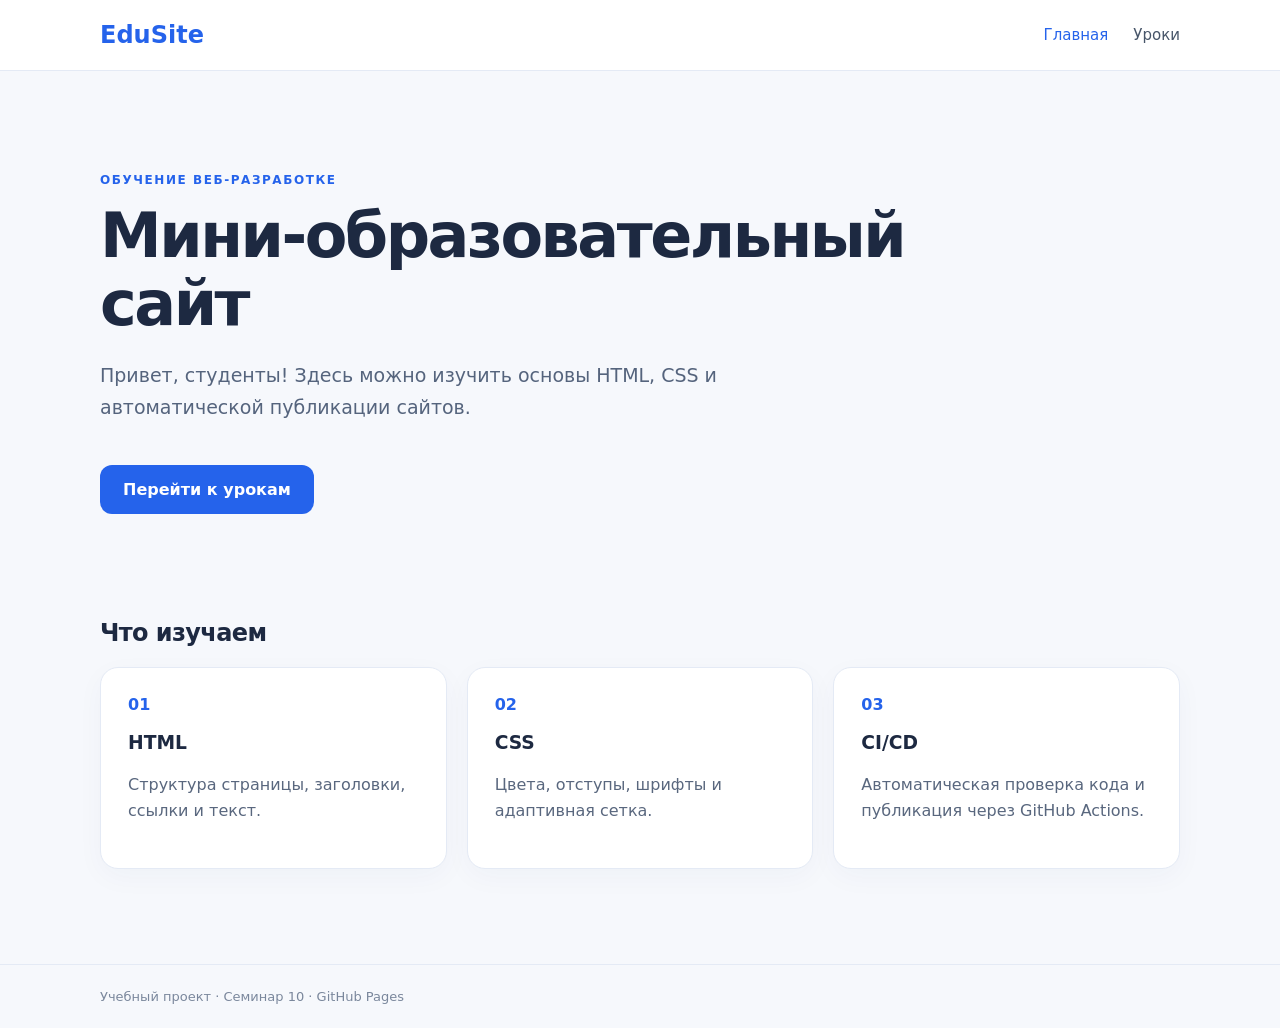
<file: .github/workflows/site/index.html>
<!DOCTYPE html>
<html lang="ru">
<head>
  <meta charset="UTF-8">
  <meta name="viewport" content="width=device-width, initial-scale=1.0">
  <meta name="description" content="Мини-образовательный сайт с материалами по HTML и CSS.">
  <title>Мини-образовательный сайт</title>
  <link rel="stylesheet" href="style.css">
</head>
<body>
  <header class="header">
    <div class="container nav"><a class="logo" href="index.html">EduSite</a><nav aria-label="Основное меню"><a href="index.html" aria-current="page">Главная</a><a href="lessons.html">Уроки</a></nav></div>
  </header>
  <main class="container">
    <section class="hero"><p class="eyebrow">Обучение веб-разработке</p><h1>Мини-образовательный сайт</h1><p class="lead">Привет, студенты! Здесь можно изучить основы HTML, CSS и автоматической публикации сайтов.</p><a class="button" href="lessons.html">Перейти к урокам</a></section>
    <section class="section" aria-labelledby="features"><h2 id="features">Что изучаем</h2><div class="cards"><article class="card"><div class="number">01</div><h3>HTML</h3><p>Структура страницы, заголовки, ссылки и текст.</p></article><article class="card"><div class="number">02</div><h3>CSS</h3><p>Цвета, отступы, шрифты и адаптивная сетка.</p></article><article class="card"><div class="number">03</div><h3>CI/CD</h3><p>Автоматическая проверка кода и публикация через GitHub Actions.</p></article></div></section>
  </main>
  <footer><div class="container">Учебный проект · Семинар 10 · GitHub Pages</div></footer>
</body>
</html>
</file>
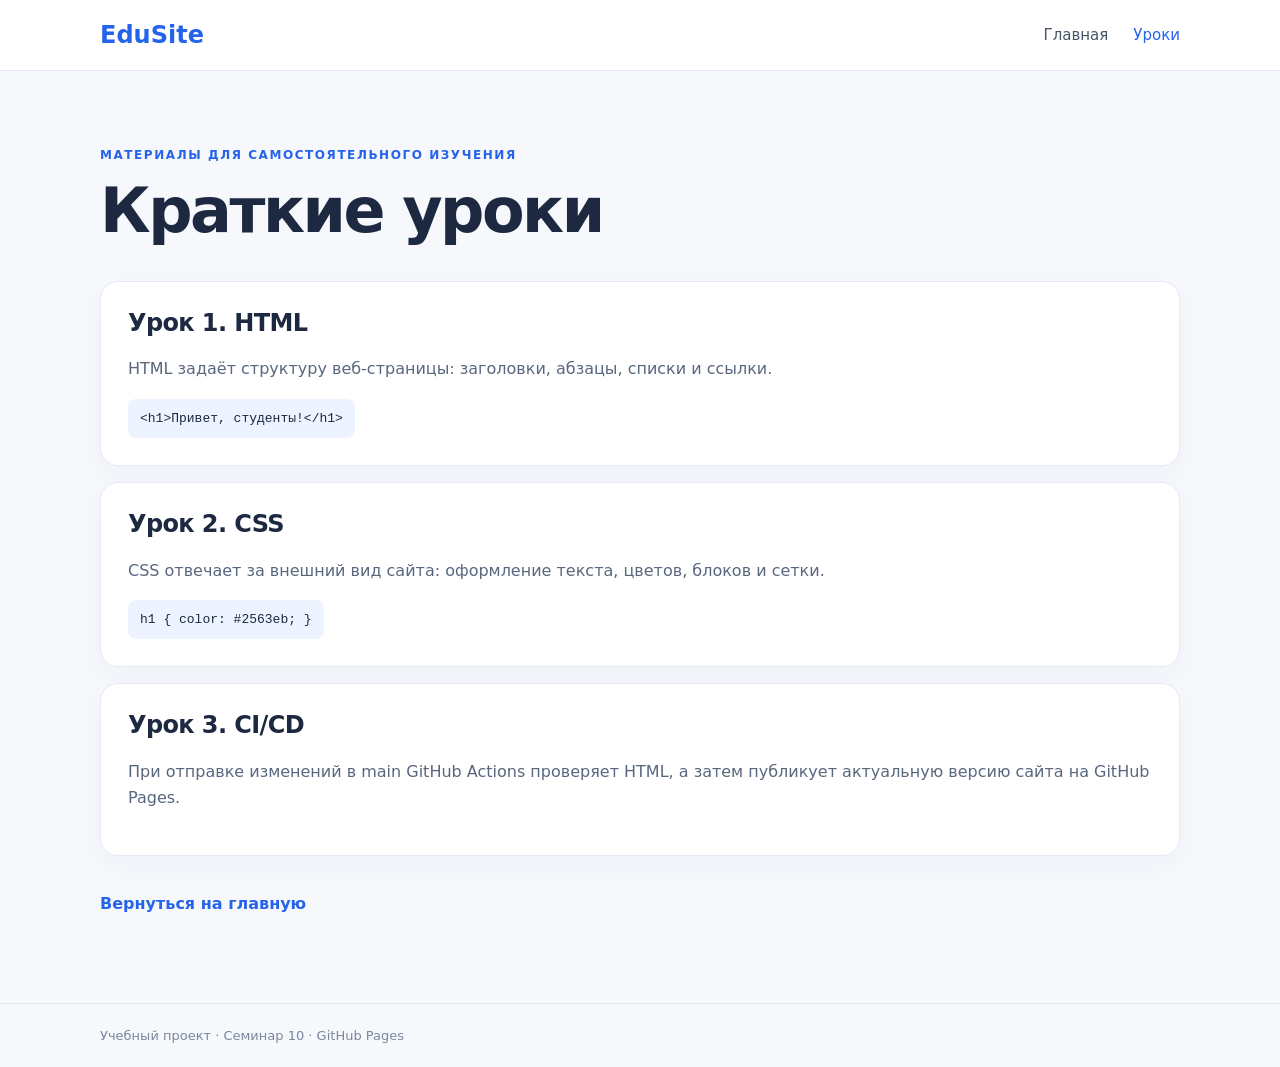
<file: .github/workflows/site/lessons.html>
<!DOCTYPE html>
<html lang="ru">
<head>
  <meta charset="UTF-8">
  <meta name="viewport" content="width=device-width, initial-scale=1.0">
  <meta name="description" content="Краткие учебные материалы по HTML, CSS и CI/CD.">
  <title>Уроки — Мини-образовательный сайт</title>
  <link rel="stylesheet" href="style.css">
</head>
<body>
  <header class="header"><div class="container nav"><a class="logo" href="index.html">EduSite</a><nav aria-label="Основное меню"><a href="index.html">Главная</a><a href="lessons.html" aria-current="page">Уроки</a></nav></div></header>
  <main class="container content"><p class="eyebrow">Материалы для самостоятельного изучения</p><h1>Краткие уроки</h1><div class="lesson"><h2>Урок 1. HTML</h2><p>HTML задаёт структуру веб-страницы: заголовки, абзацы, списки и ссылки.</p><code>&lt;h1&gt;Привет, студенты!&lt;/h1&gt;</code></div><div class="lesson"><h2>Урок 2. CSS</h2><p>CSS отвечает за внешний вид сайта: оформление текста, цветов, блоков и сетки.</p><code>h1 { color: #2563eb; }</code></div><div class="lesson"><h2>Урок 3. CI/CD</h2><p>При отправке изменений в main GitHub Actions проверяет HTML, а затем публикует актуальную версию сайта на GitHub Pages.</p></div><a class="back" href="index.html">Вернуться на главную</a></main>
  <footer><div class="container">Учебный проект · Семинар 10 · GitHub Pages</div></footer>
</body>
</html>
</file>
<file: .github/workflows/site/style.css>
:root{font-family:Inter,system-ui,-apple-system,"Segoe UI",sans-serif;color:#1d2941;background:#f6f8fc}*{box-sizing:border-box}body{margin:0;min-height:100vh;display:flex;flex-direction:column}a{color:inherit;text-decoration:none}.container{width:min(1080px,calc(100% - 40px));margin:auto}.header{background:white;border-bottom:1px solid #e4eaf5}.nav{display:flex;justify-content:space-between;align-items:center;padding:21px 0}.logo{color:#2563eb;font-size:24px;font-weight:800}.nav nav{display:flex;gap:25px;color:#475569;font-size:15px}.nav a:hover,.nav a[aria-current="page"]{color:#2563eb}.hero{padding:90px 0 85px}.eyebrow{text-transform:uppercase;letter-spacing:.13em;font-size:12px;font-weight:800;color:#2563eb}h1{font-size:clamp(36px,6vw,62px);letter-spacing:-.04em;line-height:1.09;margin:15px 0 22px;max-width:820px}h2{letter-spacing:-.025em}.lead{font-size:19px;line-height:1.7;color:#55647d;max-width:690px}.button{display:inline-block;margin-top:22px;background:#2563eb;color:white;border-radius:12px;padding:15px 23px;font-weight:700}.button:hover{background:#1d4ed8}.section{padding-bottom:95px}.cards{display:grid;grid-template-columns:repeat(3,1fr);gap:20px}.card,.lesson{border:1px solid #e4eaf5;background:white;border-radius:18px;padding:27px;box-shadow:0 8px 28px rgba(27,54,101,.035)}.card p,.lesson p{line-height:1.65;color:#59677e}.number{color:#2563eb;font-weight:800}.content{padding-top:65px;padding-bottom:90px}.content h1{margin-bottom:36px}.lesson{margin-bottom:16px}.lesson h2{margin-top:0}.lesson code{display:inline-block;background:#edf4ff;border-radius:8px;padding:12px;max-width:100%;overflow-wrap:anywhere}.back{display:inline-block;margin-top:22px;color:#2563eb;font-weight:700}footer{margin-top:auto;border-top:1px solid #e4eaf5;color:#7a879c;font-size:13px;padding:24px 0}@media(max-width:700px){.hero{padding:60px 0}.cards{grid-template-columns:1fr}.section{padding-bottom:60px}.nav nav{gap:12px}}
</file>
